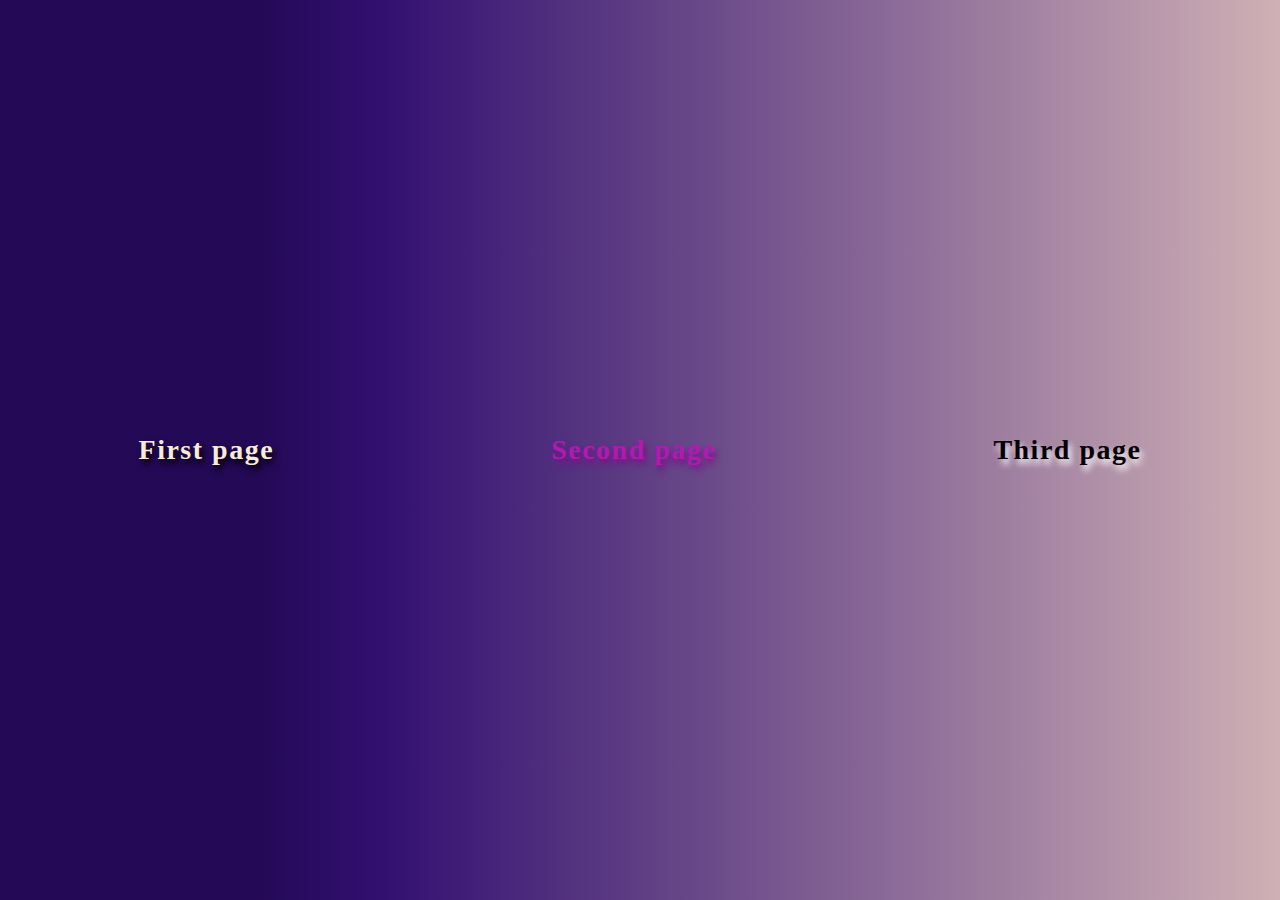
<file: index.html>
<!DOCTYPE html>
<html lang="en">
  <head>
    <meta charset="UTF-8" />
    <meta http-equiv="X-UA-Compatible" content="IE=edge" />
    <meta name="viewport" content="width=device-width, initial-scale=1.0" />
    <title>home page</title>
    <base target="_blank" />
    <link rel="stylesheet" href="style.css" />
  </head>
  <body>
    <div class="wrapper-links">
      <a class="link" href="login-page-first">First page</a>
      <a class="link" href="login-page-second">Second page</a>
      <a class="link" href="login-page-third">Third page</a>
    </div>
  </body>
</html>
</file>
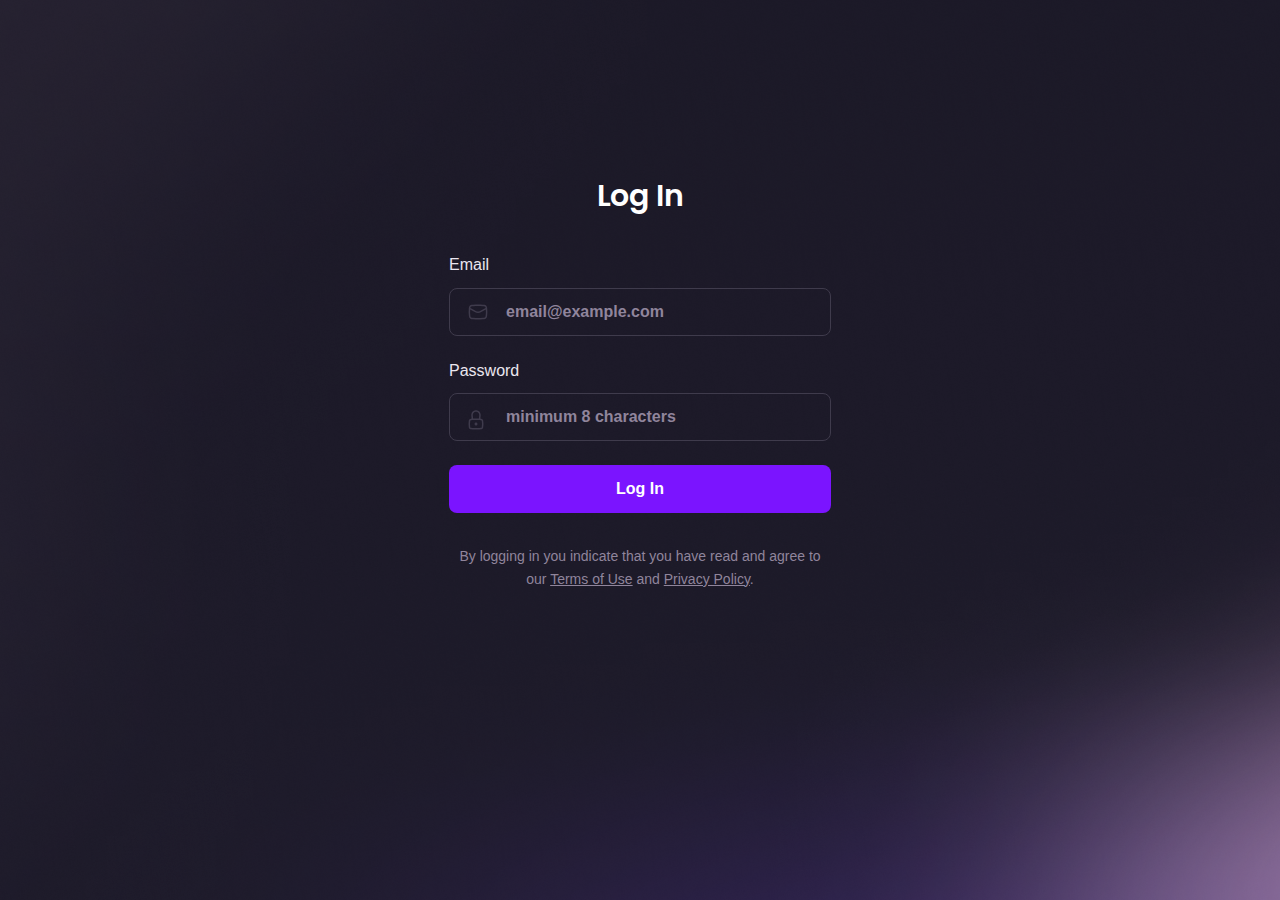
<file: login-page-first/index.html>
<!DOCTYPE html>
<html lang="en">
  <head>
    <meta charset="UTF-8" />
    <meta http-equiv="X-UA-Compatible" content="IE=edge" />
    <meta name="viewport" content="width=device-width, initial-scale=1.0" />
    <title>first page</title>
    <link rel="stylesheet" href="style.css" />
  </head>
  <body>
    <div class="login">
      <h1 class="title login__title">Log In</h1>
      <form class="login__form">
        <label class="label login__label" for="email">Email</label>
        <div class="wrapper-input">
          <input
            id="email"
            class="input login__input"
            type="email"
            placeholder="email@example.com"
            minlength="5"
            maxlength="40"
            required
          />
          <svg
            class="icon"
            width="20"
            height="16"
            viewBox="0 0 20 16"
            xmlns="http://www.w3.org/2000/svg"
          >
            <path
              fill-rule="evenodd"
              clip-rule="evenodd"
              d="M0.803786 4.35317C0.523642 6.95607 0.53613 9.95806 0.925953 12.5504C1.14165 13.9848 2.31232 15.0844 3.75739 15.21L5.26762 15.3413C8.41667 15.6151 11.5835 15.6151 14.7326 15.3413L16.2428 15.21C17.6879 15.0844 18.8585 13.9848 19.0742 12.5504C19.4641 9.95805 19.4766 6.95624 19.1964 4.35333C19.1602 4.05157 19.1195 3.75022 19.0742 3.44937C18.8585 2.01497 17.6879 0.915329 16.2428 0.789712L14.7326 0.65843C11.5835 0.38469 8.41667 0.38469 5.26762 0.658431L3.75739 0.789712C2.31232 0.915329 1.14165 2.01497 0.925953 3.44937C0.880721 3.75016 0.839998 4.05147 0.803786 4.35317ZM5.39752 2.1528C8.46013 1.88657 11.5401 1.88657 14.6027 2.1528L16.1129 2.28408C16.8672 2.34965 17.4783 2.92367 17.5909 3.67242C17.6026 3.75018 17.614 3.82797 17.625 3.9058L12.064 6.99525C10.7804 7.70836 9.21968 7.70836 7.93608 6.99525L2.37514 3.90584C2.3862 3.828 2.39758 3.75019 2.40928 3.67242C2.52187 2.92367 3.13296 2.34965 3.88729 2.28408L5.39752 2.1528ZM17.8086 5.51977C18.0026 7.78752 17.93 10.0724 17.5909 12.3273C17.4783 13.0761 16.8672 13.6501 16.1129 13.7157L14.6027 13.847C11.5401 14.1132 8.46013 14.1132 5.39752 13.847L3.88729 13.7157C3.13296 13.6501 2.52187 13.0761 2.40928 12.3273C2.07019 10.0724 1.99763 7.78754 2.19159 5.5198L7.20761 8.30648C8.94424 9.27128 11.0559 9.27128 12.7925 8.30648L17.8086 5.51977Z"
            />
          </svg>
        </div>
        <label class="label login__label" for="password">Password</label>
        <div class="wrapper-input">
          <input
            id="password"
            class="input login__input"
            type="password"
            placeholder="minimum 8 characters"
            minlength="8"
            maxlength="40"
            required
          />
          <svg
            class="icon"
            width="16"
            height="20"
            viewBox="0 0 16 20"
            fill="none"
            xmlns="http://www.w3.org/2000/svg"
          >
            <path
              d="M6.50006 14C6.50006 13.1716 7.17163 12.5 8.00006 12.5C8.82849 12.5 9.50006 13.1716 9.50006 14C9.50006 14.8284 8.82849 15.5 8.00006 15.5C7.17163 15.5 6.50006 14.8284 6.50006 14Z"
            />
            <path
              fill-rule="evenodd"
              clip-rule="evenodd"
              d="M3.62171 8.59713L3.30627 5.75816C3.26583 5.39418 3.26583 5.02684 3.30627 4.66286L3.32904 4.45796C3.57053 2.28457 5.27913 0.564916 7.45091 0.309412C7.81574 0.266492 8.18434 0.266492 8.54916 0.309412C10.7209 0.564916 12.4295 2.28458 12.671 4.45797L12.6938 4.66286C12.7342 5.02684 12.7342 5.39418 12.6938 5.75815L12.3784 8.59712L13.065 8.65194C14.1477 8.73837 15.0318 9.55228 15.2073 10.6242C15.5734 12.8598 15.5734 15.1401 15.2073 17.3758C15.0318 18.4477 14.1477 19.2616 13.065 19.348L11.5688 19.4675C9.19345 19.6571 6.80673 19.6571 4.43134 19.4675L2.93521 19.348C1.85249 19.2616 0.96838 18.4477 0.792864 17.3758C0.426793 15.1401 0.426793 12.8598 0.792864 10.6242C0.96838 9.55228 1.85248 8.73837 2.93521 8.65194L3.62171 8.59713ZM7.62617 1.79914C7.87456 1.76992 8.12551 1.76992 8.3739 1.79914C9.85253 1.97309 11.0158 3.1439 11.1802 4.62361L11.203 4.82851C11.2312 5.08239 11.2312 5.33862 11.203 5.59251L10.8818 8.48296C8.96262 8.35938 7.03746 8.35938 5.11826 8.48296L4.7971 5.59251C4.76889 5.33862 4.76889 5.08239 4.7971 4.82851L4.81986 4.62361C4.98428 3.1439 6.14755 1.97309 7.62617 1.79914ZM11.4495 10.0277C9.15353 9.84445 6.84664 9.84445 4.55071 10.0277L3.05458 10.1472C2.65965 10.1787 2.33717 10.4756 2.27315 10.8666C1.93336 12.9417 1.93336 15.0583 2.27315 17.1334C2.33717 17.5244 2.65965 17.8213 3.05458 17.8528L4.55071 17.9722C6.84664 18.1555 9.15354 18.1555 11.4495 17.9722L12.9456 17.8528C13.3405 17.8213 13.663 17.5244 13.727 17.1334C14.0668 15.0583 14.0668 12.9417 13.727 10.8666C13.663 10.4756 13.3405 10.1787 12.9456 10.1472L11.4495 10.0277Z"
            />
          </svg>
        </div>
        <button class="button login__button">
          <span class="button__text">Log In</span>
        </button>
      </form>
      <p class="footer-text">
        By logging in you indicate that you have read and agree to our
        <a class="footer-link" href="#">Terms of Use</a> and
        <a class="footer-link" href="#">Privacy Policy</a>.
      </p>
    </div>
  </body>
</html>
</file>
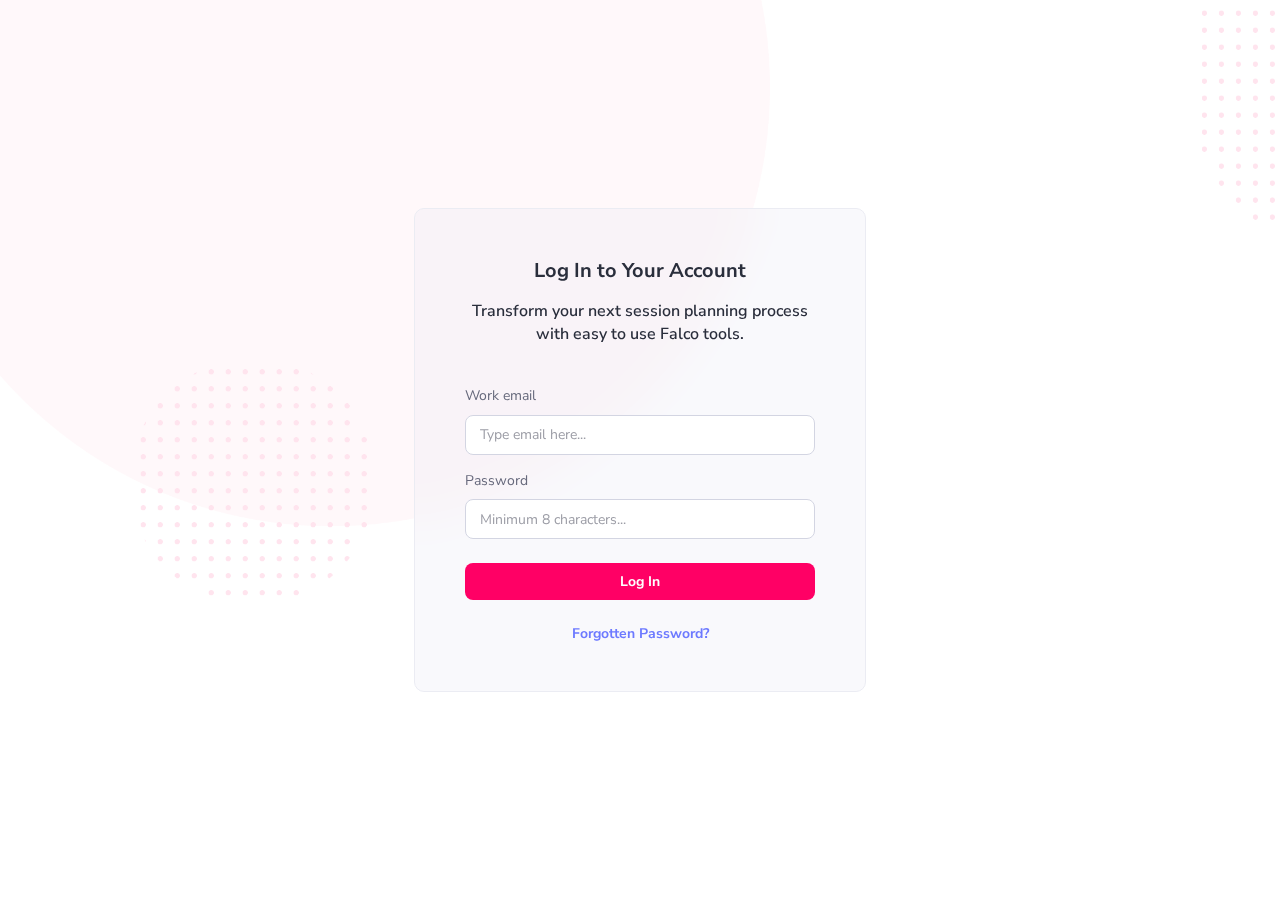
<file: login-page-second/index.html>
<!DOCTYPE html>
<html lang="en">
  <head>
    <meta charset="UTF-8" />
    <meta http-equiv="X-UA-Compatible" content="IE=edge" />
    <meta name="viewport" content="width=device-width, initial-scale=1.0" />
    <title>second page</title>
    <link rel="stylesheet" href="style.css" />
  </head>
  <body>
    <div class="login">
      <div class="login__header">
        <h1 class="login__title">Log In to Your Account</h1>
        <p class="login__subtitle">
          Transform your next session planning process with easy to use Falco
          tools.
        </p>
        <form class="login__form">
          <label class="login__label" for="email">Work email</label>
          <input
            class="input login__input"
            id="email"
            type="email"
            placeholder="Type email here..."
            minlength="5"
            maxlength="40"
            required
          />
          <label class="login__label" for="password">Password</label>
          <input
            class="input login__input"
            id="password"
            type="password"
            placeholder="Minimum 8 characters..."
            minlength="8"
            maxlength="20"
            required
          />
          <button class="button login__button">Log In</button>
          <a class="login__link" href="#">Forgotten Password?</a>
        </form>
      </div>
    </div>
  </body>
</html>
</file>
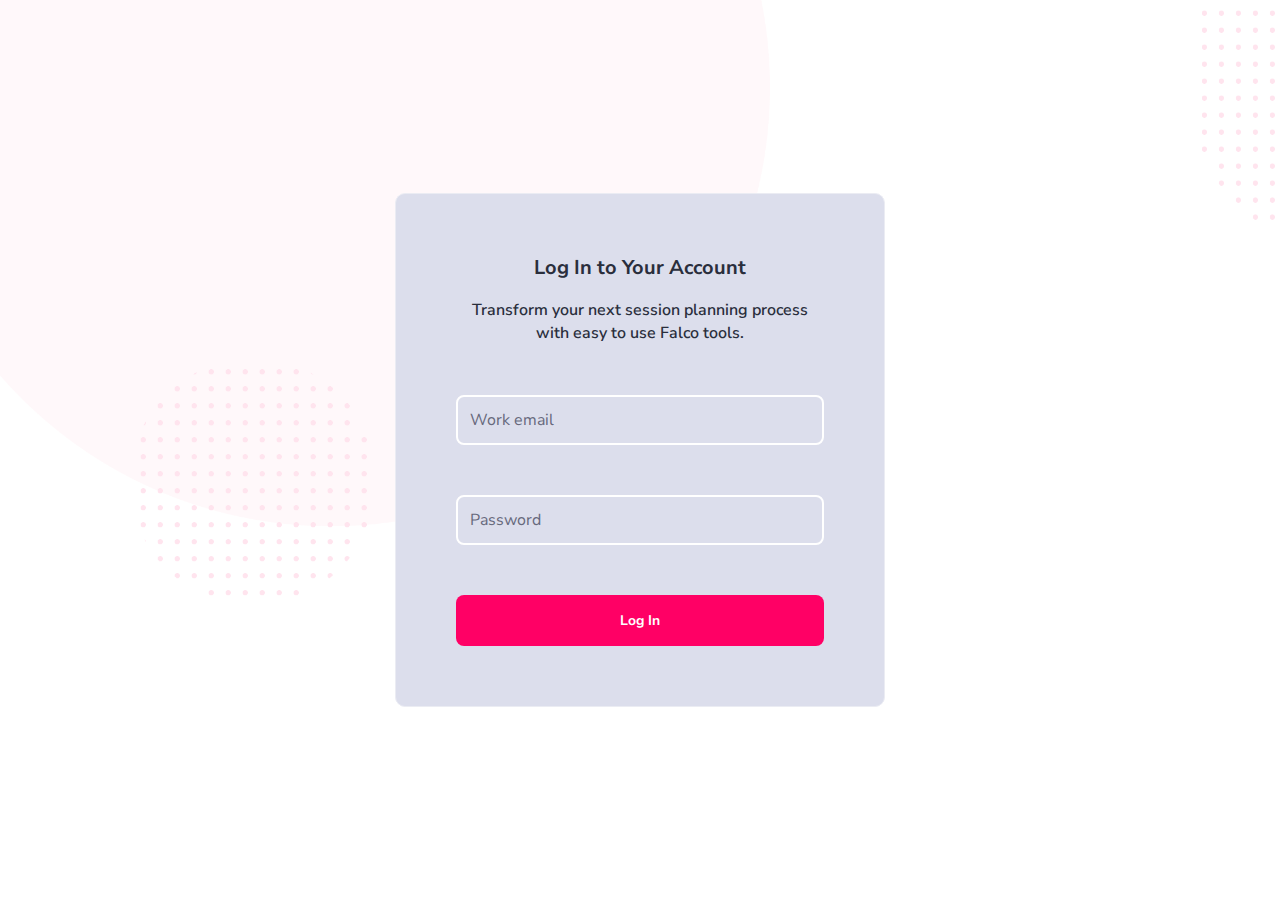
<file: login-page-third/index.html>
<!DOCTYPE html>
<html lang="en">
  <head>
    <meta charset="UTF-8" />
    <meta http-equiv="X-UA-Compatible" content="IE=edge" />
    <meta name="viewport" content="width=device-width, initial-scale=1.0" />
    <title>third page</title>
    <link rel="stylesheet" href="style.css" />
  </head>
  <body>
    <div class="wrapper">
      <section class="container">
        <div class="header">
          <h1 class="header__title title">Log In to Your Account</h1>
          <p class="header__subtitle">
            Transform your next session planning process with easy to use Falco
            tools.
          </p>
        </div>
        <div class="login">
          <div class="login__input-box">
            <input class="login__input" type="email" required="required" />
            <span class="login__input-text">Work email</span>
          </div>
          <div class="login__input-box">
            <input class="login__input" type="email" required="required" />
            <span class="login__input-text">Password</span>
          </div>
          <button class="button login__button">Log In</button>
        </div>
      </section>
    </div>
  </body>
</html>
</file>
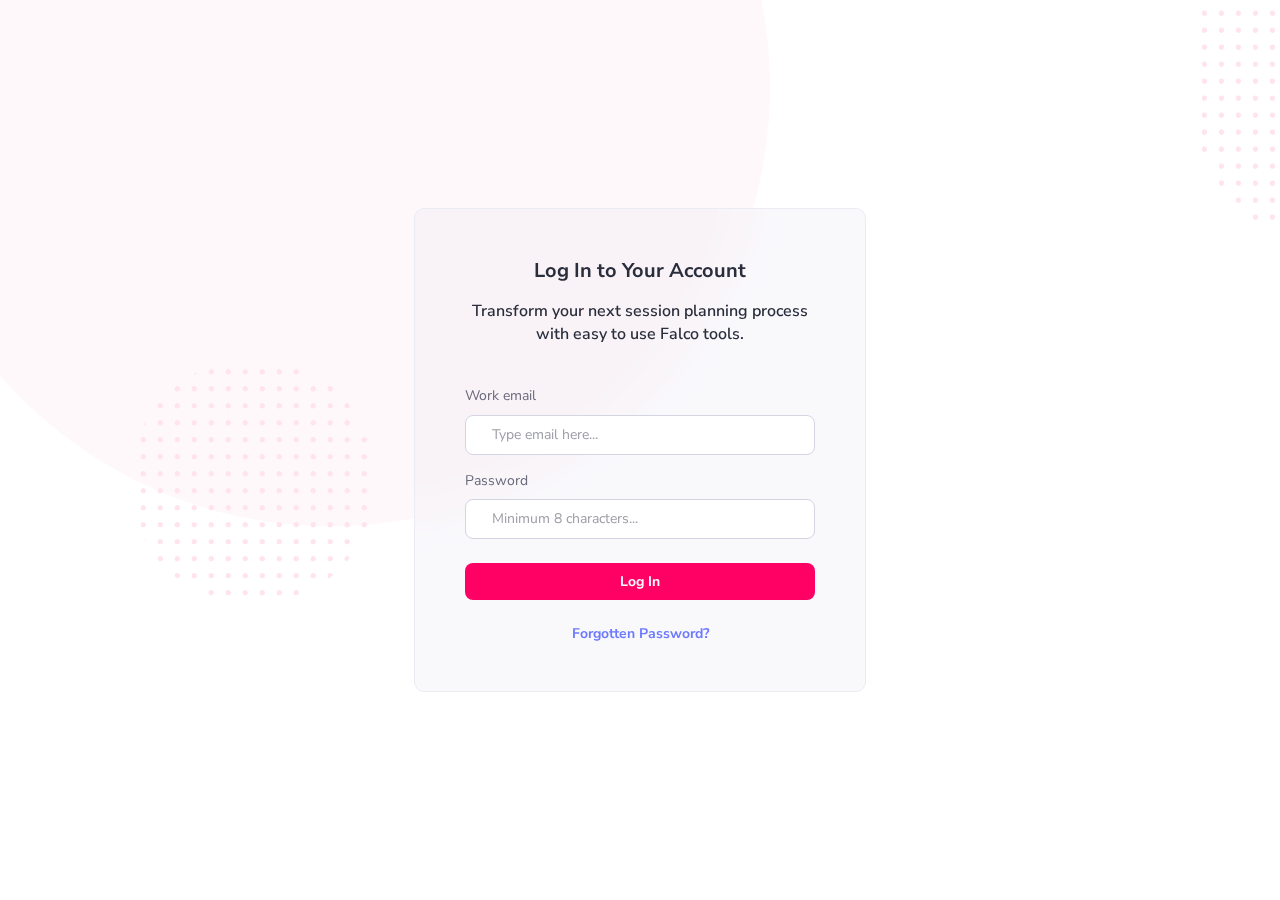
<file: login-page-two/index.html>
<!DOCTYPE html>
<html lang="en">
  <head>
    <meta charset="UTF-8" />
    <meta http-equiv="X-UA-Compatible" content="IE=edge" />
    <meta name="viewport" content="width=device-width, initial-scale=1.0" />
    <title>second page</title>
    <link rel="stylesheet" href="style.css" />
  </head>
  <body>
    <div class="login">
      <div class="login__header">
        <h1 class="login__title">Log In to Your Account</h1>
        <p class="login__subtitle">
          Transform your next session planning process with easy to use Falco
          tools.
        </p>
        <form class="login__form">
          <label class="login__label" for="email">Work email</label>
          <input
            class="login__input"
            id="email"
            type="email"
            placeholder="Type email here..."
          />
          <label class="login__label" for="password">Password</label>
          <input
            class="login__input"
            id="password"
            type="password"
            placeholder="Minimum 8 characters..."
          />
          <button class="login__button">Log In</button>
          <a class="login__link" href="#">Forgotten Password?</a>
        </form>
      </div>
    </div>
  </body>
</html>
</file>
<file: style.css>
* {
  box-sizing: border-box;
  padding: 0;
  margin: 0;
  text-decoration: none;
}

body {
  height: 100vh;
  margin: 0 auto;
  display: flex;
  align-items: center;
  background: linear-gradient(to right, rgb(36, 9, 86) 20%, rgb(50, 16, 113) 30%, rgb(207, 176, 181));
}

.wrapper-links {
  height: auto;
  width: 100%;
  display: flex;
  flex-direction: row;
  justify-content: space-around;
  align-items: center;
}

.link {
  font-weight: 600;
  font-size: 28px;
  line-height: 120%;
  letter-spacing: 1.5px;
  /*text-shadow: 3px 5px 6px black;*/
}

.link:nth-child(1):active{
  text-shadow: -3px -5px 6px black;
}

.link:nth-child(2):active{
  text-shadow: -3px -5px 6px rgb(125, 13, 136);
}

.link:nth-child(3):active{
  text-shadow: -3px -5px 6px rgb(255, 255, 255);
}

.link:nth-child(1) {
color: antiquewhite;
text-shadow: 3px 5px 6px black;
}

.link:nth-child(2) {
  color: rgb(176, 26, 176);
  text-shadow: 3px 5px 6px rgb(125, 13, 136);
}

.link:nth-child(3) {
  color: rgb(0, 0, 0);
  text-shadow: 3px 5px 6px rgb(255, 255, 255);
}
</file>
<file: login-page-first/style.css>
@import url('https://fonts.googleapis.com/css2?family=Poppins:wght@400;500;600&display=swap');

* {
  box-sizing: border-box;
  padding: 0;
  margin: 0;
  font-family: Poppins Arial, Helvetica, sans-serif;
}

html {
  background-image: url(../login-page-first/BG.png);
  background-size: cover;
  height: 100vh;
}

body {
  display: flex;
  justify-content: center;
}

.login {
  display: flex;
  flex-direction: column;
  max-width: 386px;
  padding-top: 178px;
}

.title {
  text-align: center;
  font-weight: 600;
  font-size: 30px;
  line-height: 120%;
  font-family: 'Poppins';
  letter-spacing: -0.2px;
}

.login__title{
  color: #FFFFFF;
  margin-bottom: 40px;
}

.login__form {
  width: 100%;
  display: flex;
  flex-direction: column;
  margin-bottom: 32px;
  /*position: relative;*/
}


.icon {
  position: absolute;
  top: 16.45px;
  left: 18.61px;
  fill: #3F3B4C;
}

.label {
  font-weight: 500;
  font-size: 16px;
  line-height: 135%;
}

.login__label {
  color: #EAE6EF;
  margin-bottom: 12px;
}

.wrapper-input {
  width: 100%;
  position: relative;
  margin-bottom: 24px;
  }

.input {
  width: 100%;
  height: 48px;
  border-radius: 8px;
  height: 48px;
}

.login__input:hover {
  background: #201C2D;
}

.login__input:focus {
  border: 1px solid #7B14FF;
}

.login__input:focus ~ .icon {
  fill: #7B14FF;
  /*border: transparent;*/
}

.login__input {
  padding-left: 56px;
  background-color: transparent;
  border: 1px solid #3F3B4C;
  outline: none;
  transition: all 0.3s ease 0s;
  color: aliceblue;
  font-weight: 600;
  font-size: 16px;
  line-height: 150%;
  color: #FFFFFF;
}

.login__input::placeholder {
  font-weight: 600;
  font-size: 16px;
  line-height: 150%; 
  color: #90859C;
}


.button {
  width: 100%;
  padding: 12px 0;
  border-radius: 8px;
  border: transparent;
  cursor: pointer;
  transition: all 0.3s ease 0s;
}

.login__button{
  background: #7B14FF;
}

.login__button:hover {
  background: #8647E0;;
}

.login__button:active {
  background:  #4400A5;
}

.button__text {
  font-weight: 600;
  font-size: 16px;
  line-height: 150%;
  color: #FFFFFF; 
}

.footer-text {
  width: 382px;
  text-align: center;
  font-weight: 400;
  font-size: 14px;
  line-height: 160%;
  color: #90859C; 
}

.footer-link {
  color: #90859C; 
}
</file>
<file: login-page-second/style.css>
@import url('https://fonts.googleapis.com/css2?family=Nunito+Sans:wght@400;600;700&display=swap');

* {
  box-sizing: border-box;
  padding: 0;
  margin: 0;
  text-decoration: none;
  font-family: 'Nunito Sans', Arial, Helvetica, sans-serif;;
}

html {
  background-image: url(../login-page-two/BG.png);
  background-size: cover;
  min-height: 100vh;
}

body {
  height: 100vh;
  display: flex;
  justify-content: center;
  align-items: center;
}

.login {
  display: flex;
  flex-direction: column;
  justify-content: center;
  background: rgba(220, 222, 236, 0.18);
  border: 1px solid #EBECF3;
  backdrop-filter: blur(22px);  
  border-radius: 10px;
  padding: 48px 50px;
}

.login__header {
  width: 350px;
}

.login__title {
  text-align: center;
  font-weight: 700;
  font-size: 20px;
  line-height: 27px;
  margin-bottom: 16px;
  color: #2A2E3C;
}

.login__subtitle {
  text-align: center;
  font-weight: 600;
  font-size: 16px;
  line-height: 145%;
  color: #2A2E3C;
  margin-bottom: 40px;
}

.login__form {
  max-width: 368px;
  display: flex;
  flex-direction: column;
}

.login__label {
  font-weight: 400;
  font-size: 14px;
  line-height: 145%;
  color: #67697C;
  margin-bottom: 8px;
}

.login__input::placeholder {
  font-weight: 400;
  font-size: 14px;
  line-height: 145%; 
  color: #9C9DA6;
}


.login__input {
  padding-left: 14px;
  height: 40px;
  background: #FFFFFF;
  border: 1px solid #D3D5E2;
  border-radius: 8px;
  font-weight: 600;
  font-size: 14px;
  line-height: 150%;
  /*display: flex;
  align-items: center;*/
  color: #2A2E3C;

}

.login__input:not(:last-of-type) {
  margin-bottom: 16px;
}

.login__input:last-of-type {
  margin-bottom: 24px;
}

.login__input:hover {
  border: 1px solid #858DE4;
}

.login__input:focus {
  box-shadow: 0px 0px 0px 3px rgba(133, 141, 228, 0.15);
  border: 1px solid #858DE4;
  outline: transparent;
}

.button {
  background: #FF0065;
  border-radius: 8px;
  width: 100%;
  font-weight: 700;
  font-size: 14px;
  line-height: 19px;
  color: #FFFFFF;
  padding-top: 9px;
  padding-bottom: 9px;
  border: transparent;
  cursor: pointer;
}

.login__button {
  margin-bottom: 24px;
}

.login__button:hover {
  background: #FF4991;
}

.login__button:active {
  background: #E9035E;
}

.login__link {
  text-align: center;
  font-weight: 700;
  font-size: 14px;
  line-height: 19px;
  color: #6D7AFF;  
}
</file>
<file: login-page-third/style.css>
@import url('https://fonts.googleapis.com/css2?family=Nunito+Sans:wght@400;600;700&display=swap');

* {
  box-sizing: border-box;
  padding: 0;
  margin: 0;
  text-decoration: none;
  font-family: 'Nunito Sans', Arial, Helvetica, sans-serif;;
}

html {
  background-image: url(../login-page-two/BG.png);
  background-size: cover;
  height: 100vh;
}

body {
  display: flex;
  justify-content: center;
  align-items: center;
  min-height: 100vh;
  flex-direction: column;
  
}

.wrapper {
  display: flex;
  justify-content: center;
  align-items: center;
  padding: 60px;
  background: rgba(220, 222, 236);
  border: 1px solid #EBECF3;
  backdrop-filter: blur(22px);
  border-radius: 10px;
}

.container {
  max-width: 368px;
}

.header {
  text-align: center;
  margin-bottom: 50px;
}

.title {
  font-weight: 700;
  font-size: 20px;
  line-height: 27px;
  color: #2A2E3C;
}

.header__title {
  margin-bottom: 18px;
}

.header__subtitle {
  font-weight: 600;
  font-size: 16px;
  line-height: 145%;
  color: #2A2E3C;
}

.login__input-box {
  position: relative;
  width: 100%;
}

.login__input {
  width: 100%;
  padding: 12px;
  background: rgba(220, 222, 236);
  border: 2px solid #ffffff;
  border-radius: 8px;
  outline: none;
  color: #67697C;
  font-size: 1em;
  transition: 0.5s;
  margin-bottom: 50px;
}


.login__input-text {
  position: absolute;
  left: 0;
  padding: 14px;
  pointer-events: none;
  font-size: 1em;
  color: #67697C;
  transition: 0.5s;
}

.login__input:valid ~ .login__input-text,
.login__input:focus ~ .login__input-text {
  color:  #df54badb;
  transform: translateX(10px) translateY(-7px);
  font-size: 0.6em;
  padding: 0 10px;
  background: rgba(220, 222, 236);
  border-left: 1px solid #df54badb;
  border-right: 1px solid #df54badb;
  letter-spacing: 0.2em;
}

.login__input:valid,
.login__input:focus {
  border: 1px solid #df54badb;;
}

.button {
  width: 100%;
  padding-top: 15px;
  padding-bottom: 15px;
  border-radius: 8px;
}

.login__button {
  background: #FF0065;
  font-weight: 700;
  font-size: 14px;
  line-height: 19px;
  border: 1px solid transparent;
  cursor: pointer;
  color: #FFFFFF;
  transition: 0.3s;
}

.login__button:hover {
  box-shadow: 5px 5px 5px 0px rgba(0,0,0,0.3);
}

.login__button:active {
  background-color: rgb(199, 43, 150);
}
</file>
<file: login-page-two/style.css>
@import url('https://fonts.googleapis.com/css2?family=Nunito+Sans:wght@400;600;700&display=swap');

* {
  box-sizing: border-box;
  padding: 0;
  margin: 0;
  text-decoration: none;
  font-family: 'Nunito Sans', Arial, Helvetica, sans-serif;;
}

html {
  background-image: url(../login-page-two/BG.png);
  background-size: cover;
  height: 100vh;
}

body {
  height: 100vh;
  display: flex;
  justify-content: center;
  align-items: center;
}

.login {
  display: flex;
  flex-direction: column;
  justify-content: center;
  background: rgba(220, 222, 236, 0.18);
  border: 1px solid #EBECF3;
  backdrop-filter: blur(22px);  
  border-radius: 10px;
  padding: 48px 50px;
}

.login__header {
  width: 350px;
}

.login__title {
  text-align: center;
  font-weight: 700;
  font-size: 20px;
  line-height: 27px;
  margin-bottom: 16px;
  color: #2A2E3C;
}

.login__subtitle {
  text-align: center;
  font-weight: 600;
  font-size: 16px;
  line-height: 145%;
  color: #2A2E3C;
  margin-bottom: 40px;
}

.login__form {
  max-width: 368px;
  display: flex;
  flex-direction: column;
}

.login__label {
  font-weight: 400;
  font-size: 14px;
  line-height: 145%;
  color: #67697C;
  margin-bottom: 8px;
}

.login__input::placeholder {
  font-weight: 400;
  font-size: 14px;
  line-height: 145%; 
  color: #9C9DA6; 
  padding-left: 16px;
}

.login__input {
  height: 40px;
  background: #FFFFFF;
  border: 1px solid #D3D5E2;
  border-radius: 8px;
  padding-left: 10px;
}

.login__input:not(:last-of-type) {
  margin-bottom: 16px;
}

.login__input:last-of-type {
  margin-bottom: 24px;
}

.login__input:hover {
  border: 1px solid #858DE4;
}

.login__input:focus {
  box-shadow: 0px 0px 0px 3px rgba(133, 141, 228, 0.15);
  border: 1px solid #858DE4;
  outline: transparent;
}

.login__button {
  background: #FF0065;
  border-radius: 8px;
  width: 100%;
  font-weight: 700;
  font-size: 14px;
  line-height: 19px;
  color: #FFFFFF;
  padding-top: 9px;
  padding-bottom: 9px;
  border: transparent;
  margin-bottom: 24px;
  cursor: pointer;
}

.login__button:hover {
  background: #FF4991;
}

.login__button:active {
  background: #E9035E;
}

.login__link {
  text-align: center;
  font-weight: 700;
  font-size: 14px;
  line-height: 19px;
  color: #6D7AFF;  
}
</file>
